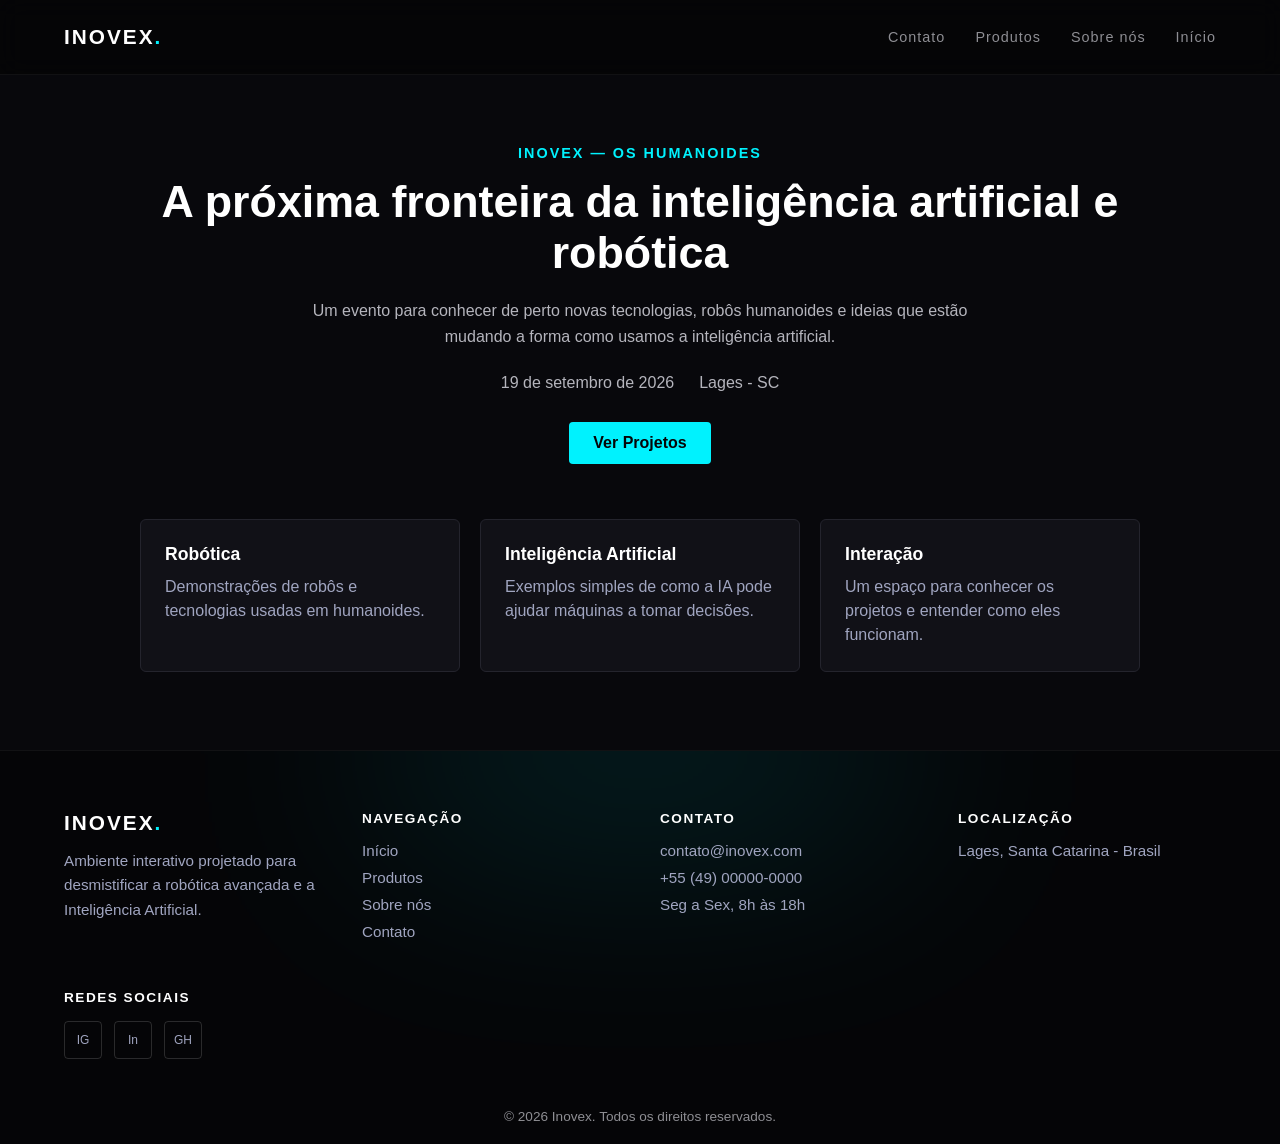
<file: index.html>
<!doctype html>
<html lang="pt-BR">
  <head>
    <meta charset="UTF-8" />
    <meta name="viewport" content="width=device-width, initial-scale=1.0" />
    <title>Inovex — Os Humanoides</title>
    <link rel="stylesheet" href="style.css" />
  </head>
  <body>
    <!-- Cabeçalho, especifica a parte e coloca os links como ancora para as outras paginas. -->
    <header class="header">
      <div class="logo">Inovex<span>.</span></div>
      <ul class="nav-links">
        <li><a href="contato.html">Contato</a></li>
        <li><a href="produtos.html">Produtos</a></li>
        <li><a href="sobre.html">Sobre nós</a></li>
        <li><a href="index.html">Início</a></li>
      </ul>
    </header>

    <!-- parte principal da pagina -->
    <main class="inicio-main">
      <section class="inicio-conteudo">
        <p class="tag-main">Inovex — Os Humanoides</p>

        <h1>A próxima fronteira da inteligência artificial e robótica</h1>

        <p class="texto-main">
          Um evento para conhecer de perto novas tecnologias, robôs humanoides e
          ideias que estão mudando a forma como usamos a inteligência
          artificial.
        </p>

        <!-- informacoes basicas do evento -->
        <div class="info-main">
          <span>19 de setembro de 2026</span>
          <span>Lages - SC</span>
        </div>

        <a class="botao-main" href="produtos.html">Ver Projetos</a>
      </section>

      <!-- alguns assuntos que vao aparecer no evento -->
      <section class="destaques-main">
        <article class="card-main">
          <h2>Robótica</h2>
          <p>Demonstrações de robôs e tecnologias usadas em humanoides.</p>
        </article>

        <article class="card-main">
          <h2>Inteligência Artificial</h2>
          <p>
            Exemplos simples de como a IA pode ajudar máquinas a tomar decisões.
          </p>
        </article>

        <article class="card-main">
          <h2>Interação</h2>
          <p>
            Um espaço para conhecer os projetos e entender como eles funcionam.
          </p>
        </article>
      </section>
    </main>

    <!-- ===================== FOOTER ===================== -->
    <footer class="footer">
      <div class="footer-glow"></div>

      <div class="footer-container">
        <!-- Sobre / Informações adicionais -->
        <div class="footer-col">
          <div class="footer-logo">Inovex<span>.</span></div>
          <p>
            Ambiente interativo projetado para desmistificar a robótica avançada
            e a Inteligência Artificial.
          </p>
        </div>

        <!-- Navegação -->
        <div class="footer-col">
          <h4>Navegação</h4>
          <ul>
            <li><a href="index.html">Início</a></li>
            <li><a href="produtos.html">Produtos</a></li>
            <li><a href="sobre.html">Sobre nós</a></li>
            <li><a href="contato.html">Contato</a></li>
          </ul>
        </div>

        <!-- Contato -->
        <div class="footer-col">
          <h4>Contato</h4>
          <ul>
            <li>contato@inovex.com</li>
            <li>+55 (49) 00000-0000</li>
            <li>Seg a Sex, 8h às 18h</li>
          </ul>
        </div>

        <!-- Localização -->
        <div class="footer-col">
          <h4>Localização</h4>
          <ul>
            <li>Lages, Santa Catarina - Brasil</li>
          </ul>
        </div>

        <!-- Redes sociais -->
        <div class="footer-col">
          <h4>Redes sociais</h4>
          <div class="footer-social">
            <a
              href="https://www.instagram.com/accounts/login/?next=%2Freels%2FDXRdkYuNMy4%2F&source=desktop_nav"
              aria-label="Instagram"
              >IG</a
            >
            <a href="https://br.linkedin.com/" aria-label="LinkedIn">In</a>
            <a href="https://github.com/?locale=pt-br" aria-label="GitHub"
              >GH</a
            >
          </div>
        </div>
      </div>

      <div class="footer-bottom">
        <p>&copy; 2026 Inovex. Todos os direitos reservados.</p>
      </div>
    </footer>
  </body>
</html>
</file>
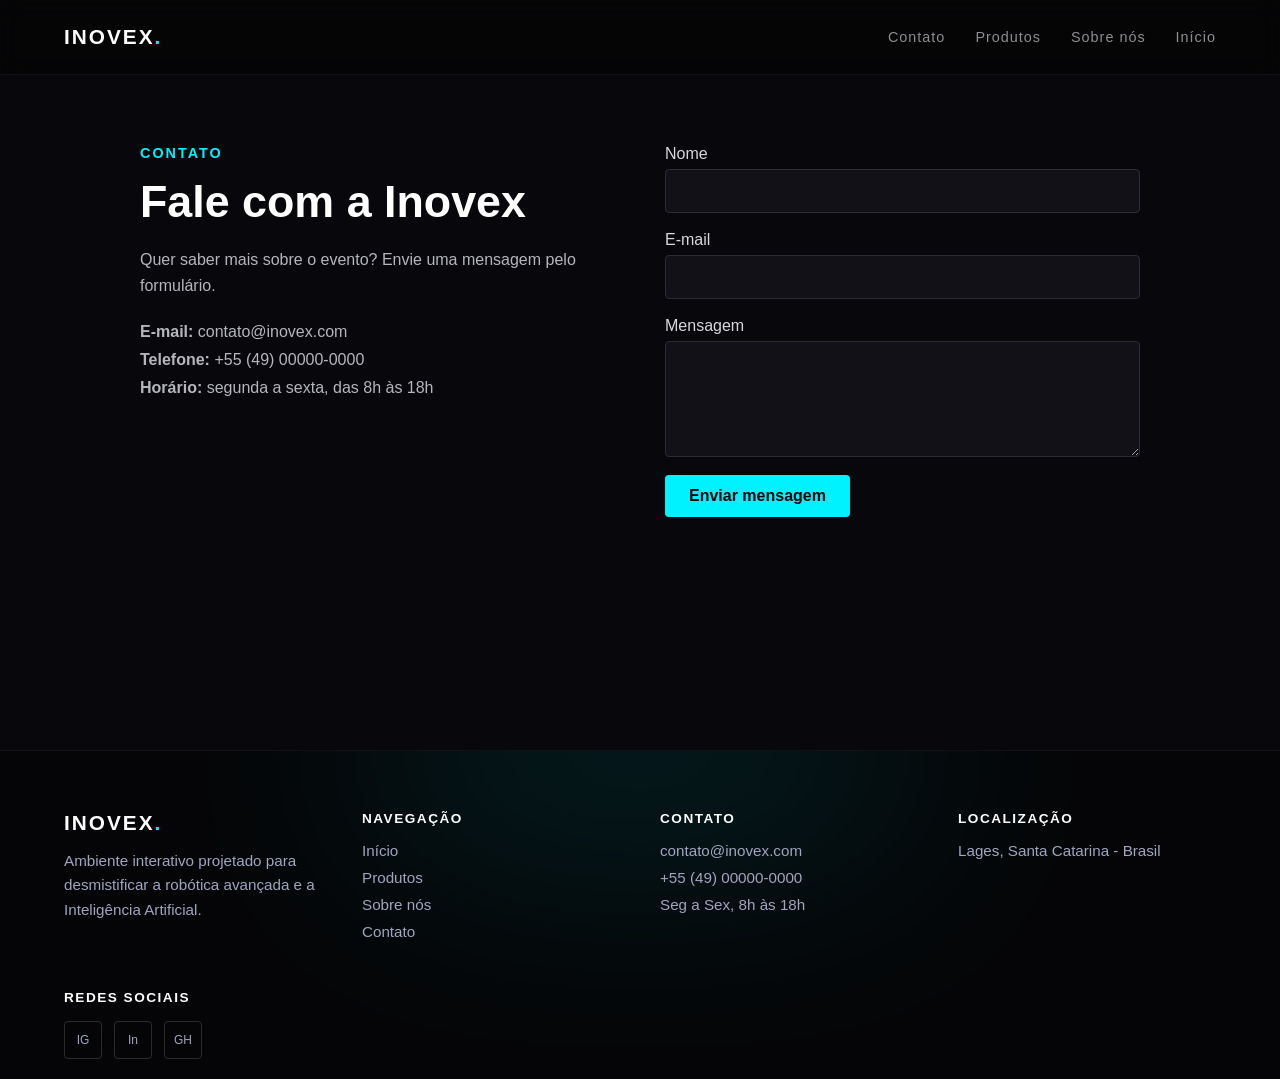
<file: contato.html>
<!doctype html>
<html lang="pt-br">
  <head>
    <meta charset="UTF-8" />
    <meta name="viewport" content="width=device-width, initial-scale=1.0" />
    <link rel="stylesheet" href="style.css" />
    <title>Contato - Inovex</title>
  </head>
  <body>
    <!-- Cabeçalho, especifica a parte e coloca os links como ancora para as outras paginas. -->
    <header class="header">
      <div class="logo">Inovex<span>.</span></div>
      <ul class="nav-links">
        <li><a href="contato.html">Contato</a></li>
        <li><a href="produtos.html">Produtos</a></li>
        <li><a href="sobre.html">Sobre nós</a></li>
        <li><a href="index.html">Início</a></li>
      </ul>
    </header>

    <!-- conteudo principal do contato -->
    <main class="pagina-main">
      <section class="contato-main">
        <div class="contato-texto">
          <p class="tag-main">contato</p>
          <h1>Fale com a Inovex</h1>
          <p class="texto-main">
            Quer saber mais sobre o evento? Envie uma mensagem pelo formulário.
          </p>

          <!-- formas de contato -->
          <div class="contato-info">
            <p><strong>E-mail:</strong> contato@inovex.com</p>
            <p><strong>Telefone:</strong> +55 (49) 00000-0000</p>
            <p><strong>Horário:</strong> segunda a sexta, das 8h às 18h</p>
          </div>
        </div>

        <!-- formulario basico -->
        <form class="formulario-main" action="#" method="post">
          <label for="nome">Nome</label>
          <input type="text" id="nome" name="nome" required />

          <label for="email">E-mail</label>
          <input type="email" id="email" name="email" required />

          <label for="mensagem">Mensagem</label>
          <textarea id="mensagem" name="mensagem" rows="5" required></textarea>

          <button type="submit" class="botao-main">Enviar mensagem</button>
        </form>
      </section>
    </main>

    <!-- ===================== FOOTER ===================== -->
    <footer class="footer">
      <div class="footer-glow"></div>

      <div class="footer-container">
        <!-- Sobre / Informações adicionais -->
        <div class="footer-col">
          <div class="footer-logo">Inovex<span>.</span></div>
          <p>
            Ambiente interativo projetado para desmistificar a robótica avançada
            e a Inteligência Artificial.
          </p>
        </div>

        <!-- Navegação -->
        <div class="footer-col">
          <h4>Navegação</h4>
          <ul>
            <li><a href="index.html">Início</a></li>
            <li><a href="produtos.html">Produtos</a></li>
            <li><a href="sobre.html">Sobre nós</a></li>
            <li><a href="contato.html">Contato</a></li>
          </ul>
        </div>

        <!-- Contato -->
        <div class="footer-col">
          <h4>Contato</h4>
          <ul>
            <li>contato@inovex.com</li>
            <li>+55 (49) 00000-0000</li>
            <li>Seg a Sex, 8h às 18h</li>
          </ul>
        </div>

        <!-- Localização -->
        <div class="footer-col">
          <h4>Localização</h4>
          <ul>
            <li>Lages, Santa Catarina - Brasil</li>
          </ul>
        </div>

        <!-- Redes sociais -->
        <div class="footer-col">
          <h4>Redes sociais</h4>
          <div class="footer-social">
            <a
              href="https://www.instagram.com/accounts/login/?next=%2Freels%2FDXRdkYuNMy4%2F&source=desktop_nav"
              aria-label="Instagram"
              >IG</a
            >
            <a href="https://br.linkedin.com/" aria-label="LinkedIn">In</a>
            <a href="https://github.com/?locale=pt-br" aria-label="GitHub"
              >GH</a
            >
          </div>
        </div>
      </div>
    </footer>
  </body>
</html>
</file>
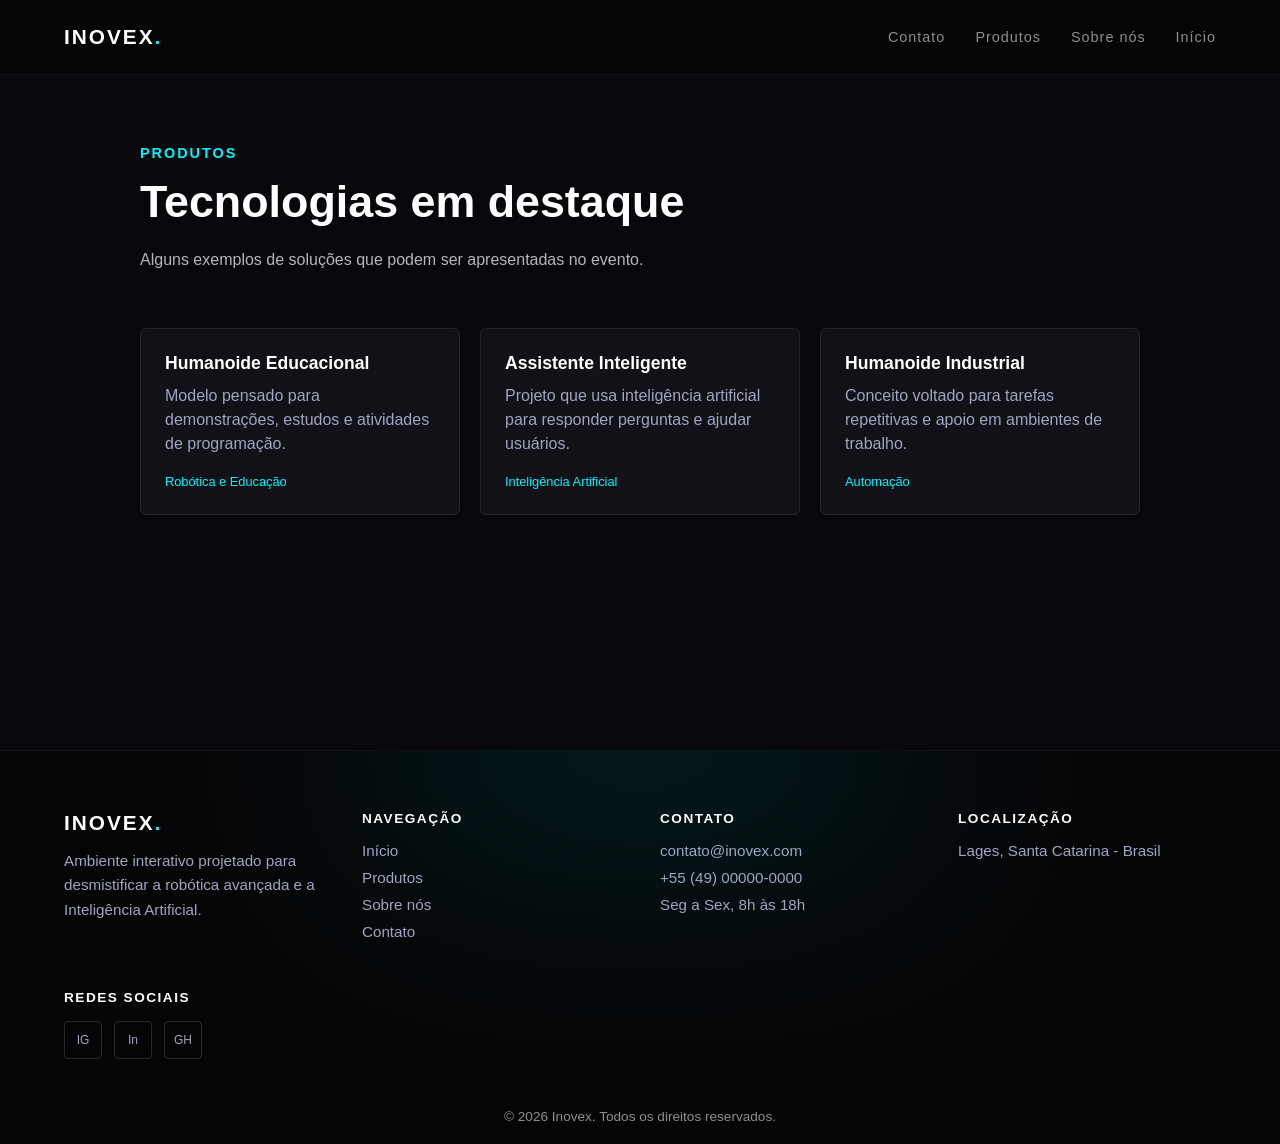
<file: produtos.html>
<!doctype html>
<html lang="pt-br">
  <head>
    <meta charset="UTF-8" />
    <meta name="viewport" content="width=device-width, initial-scale=1.0" />
    <link rel="stylesheet" href="style.css" />
    <title>Produtos - Inovex</title>
  </head>
  <body>
    <!-- Cabeçalho, especifica a parte e coloca os links como ancora para as outras paginas. -->
    <header class="header">
      <div class="logo">Inovex<span>.</span></div>
      <ul class="nav-links">
        <li><a href="contato.html">Contato</a></li>
        <li><a href="produtos.html">Produtos</a></li>
        <li><a href="sobre.html">Sobre nós</a></li>
        <li><a href="index.html">Início</a></li>
      </ul>
    </header>

    <!-- conteudo principal dos produtos -->
    <main class="pagina-main">
      <section class="bloco-main">
        <p class="tag-main">Produtos</p>
        <h1>Tecnologias em destaque</h1>

        <p class="texto-main">
          Alguns exemplos de soluções que podem ser apresentadas no evento.
        </p>

        <!-- lista simples dos produtos -->
        <div class="cards-main">
          <article class="card-main produto-card">
            <h2>Humanoide Educacional</h2>
            <p>
              Modelo pensado para demonstrações, estudos e atividades de
              programação.
            </p>
            <span>Robótica e Educação</span>
          </article>

          <article class="card-main produto-card">
            <h2>Assistente Inteligente</h2>
            <p>
              Projeto que usa inteligência artificial para responder perguntas e
              ajudar usuários.
            </p>
            <span>Inteligência Artificial</span>
          </article>

          <article class="card-main produto-card">
            <h2>Humanoide Industrial</h2>
            <p>
              Conceito voltado para tarefas repetitivas e apoio em ambientes de
              trabalho.
            </p>
            <span>Automação</span>
          </article>
        </div>
      </section>
    </main>

    <!-- ===================== FOOTER ===================== -->
    <footer class="footer">
      <div class="footer-glow"></div>

      <div class="footer-container">
        <!-- Sobre / Informações adicionais -->
        <div class="footer-col">
          <div class="footer-logo">Inovex<span>.</span></div>
          <p>
            Ambiente interativo projetado para desmistificar a robótica avançada
            e a Inteligência Artificial.
          </p>
        </div>

        <!-- Navegação -->
        <div class="footer-col">
          <h4>Navegação</h4>
          <ul>
            <li><a href="index.html">Início</a></li>
            <li><a href="produtos.html">Produtos</a></li>
            <li><a href="sobre.html">Sobre nós</a></li>
            <li><a href="contato.html">Contato</a></li>
          </ul>
        </div>

        <!-- Contato -->
        <div class="footer-col">
          <h4>Contato</h4>
          <ul>
            <li>contato@inovex.com</li>
            <li>+55 (49) 00000-0000</li>
            <li>Seg a Sex, 8h às 18h</li>
          </ul>
        </div>

        <!-- Localização -->
        <div class="footer-col">
          <h4>Localização</h4>
          <ul>
            <li>Lages, Santa Catarina - Brasil</li>
          </ul>
        </div>

        <!-- Redes sociais -->
        <div class="footer-col">
          <h4>Redes sociais</h4>
          <div class="footer-social">
            <a
              href="https://www.instagram.com/accounts/login/?next=%2Freels%2FDXRdkYuNMy4%2F&source=desktop_nav"
              aria-label="Instagram"
              >IG</a
            >
            <a href="https://br.linkedin.com/" aria-label="LinkedIn">In</a>
            <a href="https://github.com/?locale=pt-br" aria-label="GitHub"
              >GH</a
            >
          </div>
        </div>
      </div>

      <div class="footer-bottom">
        <p>&copy; 2026 Inovex. Todos os direitos reservados.</p>
      </div>
    </footer>
  </body>
</html>
</file>
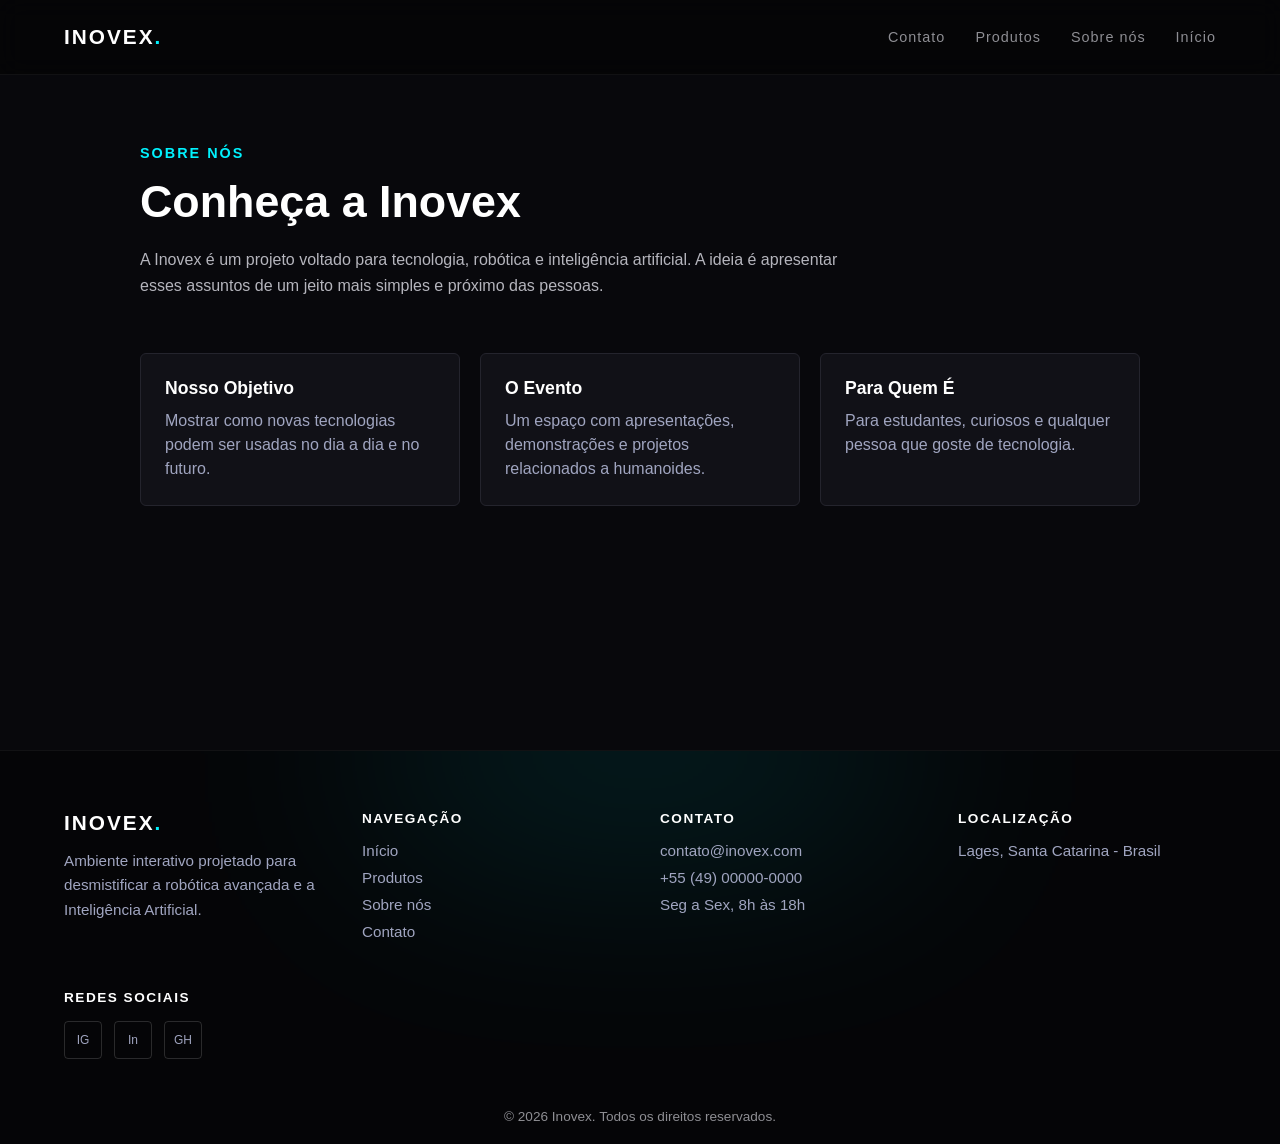
<file: sobre.html>
<!doctype html>
<html lang="pt-br">
  <head>
    <meta charset="UTF-8" />
    <meta name="viewport" content="width=device-width, initial-scale=1.0" />
    <link rel="stylesheet" href="style.css" />
    <title>Sobre - Inovex</title>
  </head>
  <body>
    <!-- Cabeçalho, especifica a parte e coloca os links como ancora para as outras paginas. -->
    <header class="header">
      <div class="logo">Inovex<span>.</span></div>
      <ul class="nav-links">
        <li><a href="contato.html">Contato</a></li>
        <li><a href="produtos.html">Produtos</a></li>
        <li><a href="sobre.html">Sobre nós</a></li>
        <li><a href="index.html">Início</a></li>
      </ul>
    </header>

    <!-- conteudo principal da pagina sobre -->
    <main class="pagina-main">
      <section class="bloco-main">
        <p class="tag-main">sobre nós</p>
        <h1>Conheça a Inovex</h1>

        <p class="texto-main">
          A Inovex é um projeto voltado para tecnologia, robótica e inteligência
          artificial. A ideia é apresentar esses assuntos de um jeito mais
          simples e próximo das pessoas.
        </p>

        <!-- informacoes do projeto -->
        <div class="cards-main">
          <article class="card-main">
            <h2>Nosso Objetivo</h2>
            <p>
              Mostrar como novas tecnologias podem ser usadas no dia a dia e no
              futuro.
            </p>
          </article>

          <article class="card-main">
            <h2>O Evento</h2>
            <p>
              Um espaço com apresentações, demonstrações e projetos relacionados
              a humanoides.
            </p>
          </article>

          <article class="card-main">
            <h2>Para quem é</h2>
            <p>
              Para estudantes, curiosos e qualquer pessoa que goste de
              tecnologia.
            </p>
          </article>
        </div>
      </section>
    </main>

    <!-- ===================== FOOTER ===================== -->
    <footer class="footer">
      <div class="footer-glow"></div>

      <div class="footer-container">
        <!-- Sobre / Informações adicionais -->
        <div class="footer-col">
          <div class="footer-logo">Inovex<span>.</span></div>
          <p>
            Ambiente interativo projetado para desmistificar a robótica avançada
            e a Inteligência Artificial.
          </p>
        </div>

        <!-- Navegação -->
        <div class="footer-col">
          <h4>Navegação</h4>
          <ul>
            <li><a href="index.html">Início</a></li>
            <li><a href="produtos.html">Produtos</a></li>
            <li><a href="sobre.html">Sobre nós</a></li>
            <li><a href="contato.html">Contato</a></li>
          </ul>
        </div>

        <!-- Contato -->
        <div class="footer-col">
          <h4>Contato</h4>
          <ul>
            <li>contato@inovex.com</li>
            <li>+55 (49) 00000-0000</li>
            <li>Seg a Sex, 8h às 18h</li>
          </ul>
        </div>

        <!-- Localização -->
        <div class="footer-col">
          <h4>Localização</h4>
          <ul>
            <li>Lages, Santa Catarina - Brasil</li>
          </ul>
        </div>

        <!-- Redes sociais -->
        <div class="footer-col">
          <h4>Redes sociais</h4>
          <div class="footer-social">
            <a
              href="https://www.instagram.com/accounts/login/?next=%2Freels%2FDXRdkYuNMy4%2F&source=desktop_nav"
              aria-label="Instagram"
              >IG</a
            >
            <a href="https://br.linkedin.com/" aria-label="LinkedIn">In</a>
            <a href="https://github.com/?locale=pt-br" aria-label="GitHub"
              >GH</a
            >
          </div>
        </div>
      </div>

      <div class="footer-bottom">
        <p>&copy; 2026 Inovex. Todos os direitos reservados.</p>
      </div>
    </footer>
  </body>
</html>
</file>
<file: style.css>
/* --- CONFIGURAÇÕES GERAIS E RESETS --- */
* {
  margin: 0;
  padding: 0;
  box-sizing: border-box;
}

body {
  font-family:
    "Space Grotesk",
    -apple-system,
    BlinkMacSystemFont,
    "Segoe UI",
    Roboto,
    sans-serif;
  background-color: #050507;
  color: #ffffff;
  overflow-x: hidden;
}

/* --- HEADER / CABEÇALHO FUTURISTA --- */
.header {
  width: 100%;
  padding: 25px 5%;
  display: flex;
  justify-content: space-between;
  align-items: center;
  border-bottom: 1px solid rgba(255, 255, 255, 0.05);
  backdrop-filter: blur(12px);
  position: sticky;
  top: 0;
  z-index: 100;
  background: rgba(5, 5, 7, 0.8);
}

.logo {
  font-family: "Space Grotesk", sans-serif;
  font-size: 1.3rem;
  font-weight: 700;
  letter-spacing: 2px;
  text-transform: uppercase;
  color: #ffffff;
}

.logo span {
  color: #00f2fe;
}

.nav-links {
  display: flex;
  gap: 30px;
  list-style: none;
}

.nav-links a {
  color: #8e8e93;
  text-decoration: none;
  font-size: 0.9rem;
  font-weight: 500;
  letter-spacing: 1px;
  transition: color 0.3s ease;
}

.nav-links a:hover {
  color: #ffffff;
}

.cta-header {
  background: transparent;
  border: 1px solid rgba(255, 255, 255, 0.2);
  color: #ffffff;
  padding: 8px 18px;
  border-radius: 4px;
  font-family: "Space Grotesk", sans-serif;
  font-size: 0.85rem;
  cursor: pointer;
  transition: all 0.3s ease;
}

.cta-header:hover {
  background: #ffffff;
  color: #050507;
  border-color: #ffffff;
}

/* --- main --- */
.inicio-main,
.pagina-main {
  min-height: 75vh;
  background-color: #08080c;
  padding: 70px 8%;
}

.inicio-conteudo,
.bloco-main {
  max-width: 1000px;
  margin: 0 auto;
}

.inicio-conteudo {
  text-align: center;
}

.tag-main {
  color: #00f2fe;
  font-size: 0.9rem;
  font-weight: bold;
  text-transform: uppercase;
  letter-spacing: 2px;
  margin-bottom: 15px;
}

.inicio-main h1,
.pagina-main h1 {
  font-size: 2.8rem;
  margin-bottom: 20px;
}

.texto-main {
  max-width: 700px;
  color: #b5b5bd;
  line-height: 1.6;
  margin-bottom: 25px;
}

.inicio-conteudo .texto-main {
  margin-left: auto;
  margin-right: auto;
}

.info-main {
  display: flex;
  justify-content: center;
  gap: 25px;
  color: #b5b5bd;
  margin-bottom: 30px;
}

.botao-main {
  display: inline-block;
  background-color: #00f2fe;
  color: #050507;
  border: none;
  border-radius: 4px;
  padding: 12px 24px;
  text-decoration: none;
  font: inherit;
  font-weight: bold;
  cursor: pointer;
}

.botao-main:hover {
  background-color: #ffffff;
}

/* cards usados nas paginas */
.destaques-main,
.cards-main {
  max-width: 1000px;
  margin: 55px auto 0;
  display: grid;
  grid-template-columns: repeat(3, 1fr);
  gap: 20px;
}

.card-main {
  background-color: #111117;
  border: 1px solid #24242d;
  border-radius: 6px;
  padding: 24px;
}

.card-main h2 {
  font-size: 1.1rem;
  margin-bottom: 10px;
  text-transform: capitalize;
}

.card-main p {
  color: #a0a5c0;
  line-height: 1.5;
}

.produto-card span {
  display: inline-block;
  color: #00f2fe;
  font-size: 0.8rem;
  margin-top: 18px;
}

/* pagina de contato */
.contato-main {
  max-width: 1000px;
  margin: 0 auto;
  display: grid;
  grid-template-columns: 1fr 1fr;
  gap: 50px;
}

.contato-info p {
  color: #b5b5bd;
  margin-bottom: 10px;
}

.formulario-main {
  display: flex;
  flex-direction: column;
}

.formulario-main label {
  margin-bottom: 6px;
  color: #d7d7dc;
}

.formulario-main input,
.formulario-main textarea {
  width: 100%;
  background-color: #111117;
  color: #ffffff;
  border: 1px solid #2c2c35;
  border-radius: 4px;
  padding: 12px;
  margin-bottom: 18px;
  font: inherit;
}

.formulario-main textarea {
  resize: vertical;
}

.formulario-main .botao-main {
  align-self: flex-start;
}

/* ajuste para telas menores */
@media (max-width: 768px) {
  .inicio-main,
  .pagina-main {
    padding: 50px 6%;
  }

  .inicio-main h1,
  .pagina-main h1 {
    font-size: 2rem;
  }

  .info-main {
    flex-direction: column;
  }

  .destaques-main,
  .cards-main,
  .contato-main {
    grid-template-columns: 1fr;
  }

  .info-main {
    gap: 8px;
  }
}

/* --- FOOTER FUTURISTA --- */
.footer {
  position: relative;
  width: 100%;
  padding: 60px 5% 20px;
  background: #050507;
  border-top: 1px solid rgba(255, 255, 255, 0.05);
  overflow: hidden;
}

.footer-glow {
  position: absolute;
  top: -80px;
  left: 50%;
  transform: translateX(-50%);
  width: 500px;
  height: 160px;
  background: #00f2fe;
  filter: blur(120px);
  opacity: 0.15;
  pointer-events: none;
}

.footer-container {
  position: relative;
  display: flex;
  flex-wrap: wrap;
  justify-content: space-between;
  gap: 40px;
  max-width: 1200px;
  margin: 0 auto;
}

.footer-col {
  flex: 1;
  min-width: 200px;
}

.footer-logo {
  font-family: "Space Grotesk", sans-serif;
  font-size: 1.3rem;
  font-weight: 700;
  letter-spacing: 2px;
  text-transform: uppercase;
  color: #ffffff;
  margin-bottom: 14px;
}

.footer-logo span {
  color: #00f2fe;
}

.footer-col p {
  font-family: "Rajdhani", sans-serif;
  font-size: 0.95rem;
  line-height: 1.6;
  color: #a0a5c0;
}

.footer-col h4 {
  font-family: "Orbitron", sans-serif;
  font-size: 0.85rem;
  letter-spacing: 1.5px;
  text-transform: uppercase;
  color: #ffffff;
  margin-bottom: 16px;
}

.footer-col ul {
  list-style: none;
  padding: 0;
}

.footer-col ul li {
  font-family: "Rajdhani", sans-serif;
  font-size: 0.95rem;
  color: #a0a5c0;
  margin-bottom: 10px;
}

.footer-col ul li a {
  color: #a0a5c0;
  text-decoration: none;
  transition: color 0.3s ease;
}

.footer-col ul li a:hover {
  color: #00f2fe;
}

/* Redes sociais */
.footer-social {
  display: flex;
  gap: 12px;
}

.footer-social a {
  display: flex;
  align-items: center;
  justify-content: center;
  width: 38px;
  height: 38px;
  border-radius: 4px;
  border: 1px solid rgba(255, 255, 255, 0.15);
  color: #a0a5c0;
  font-family: "Space Grotesk", sans-serif;
  font-size: 0.75rem;
  text-decoration: none;
  transition: all 0.3s ease;
}

.footer-social a:hover {
  border-color: #00f2fe;
  color: #00f2fe;
  box-shadow: 0 0 12px rgba(0, 242, 254, 0.3);
}

/* Patrocinadores */
.footer-sponsors {
  max-width: 1200px;
  margin: 50px auto 0;
  padding-top: 30px;
  border-top: 1px solid rgba(255, 255, 255, 0.05);
  text-align: center;
}

.sponsors-label {
  display: block;
  font-family: "Orbitron", sans-serif;
  font-size: 0.75rem;
  letter-spacing: 1.5px;
  text-transform: uppercase;
  color: #8e8e93;
  margin-bottom: 18px;
}

.sponsors-logos {
  display: flex;
  justify-content: center;
  flex-wrap: wrap;
  gap: 30px;
}

.sponsors-logos img {
  max-height: 40px;
  object-fit: contain;
  filter: grayscale(100%) brightness(2);
  opacity: 0.6;
  transition:
    opacity 0.3s ease,
    filter 0.3s ease;
}

.sponsors-logos img:hover {
  filter: none;
  opacity: 1;
}

/* Rodapé final */
.footer-bottom {
  text-align: center;
  margin-top: 30px;
  padding-top: 20px;
}

.footer-bottom p {
  font-family: "Rajdhani", sans-serif;
  font-size: 0.85rem;
  color: #8e8e93;
}

/* Responsivo */
@media (max-width: 700px) {
  .footer-container {
    flex-direction: column;
    text-align: center;
  }

  .footer-social {
    justify-content: center;
  }
}
</file>
